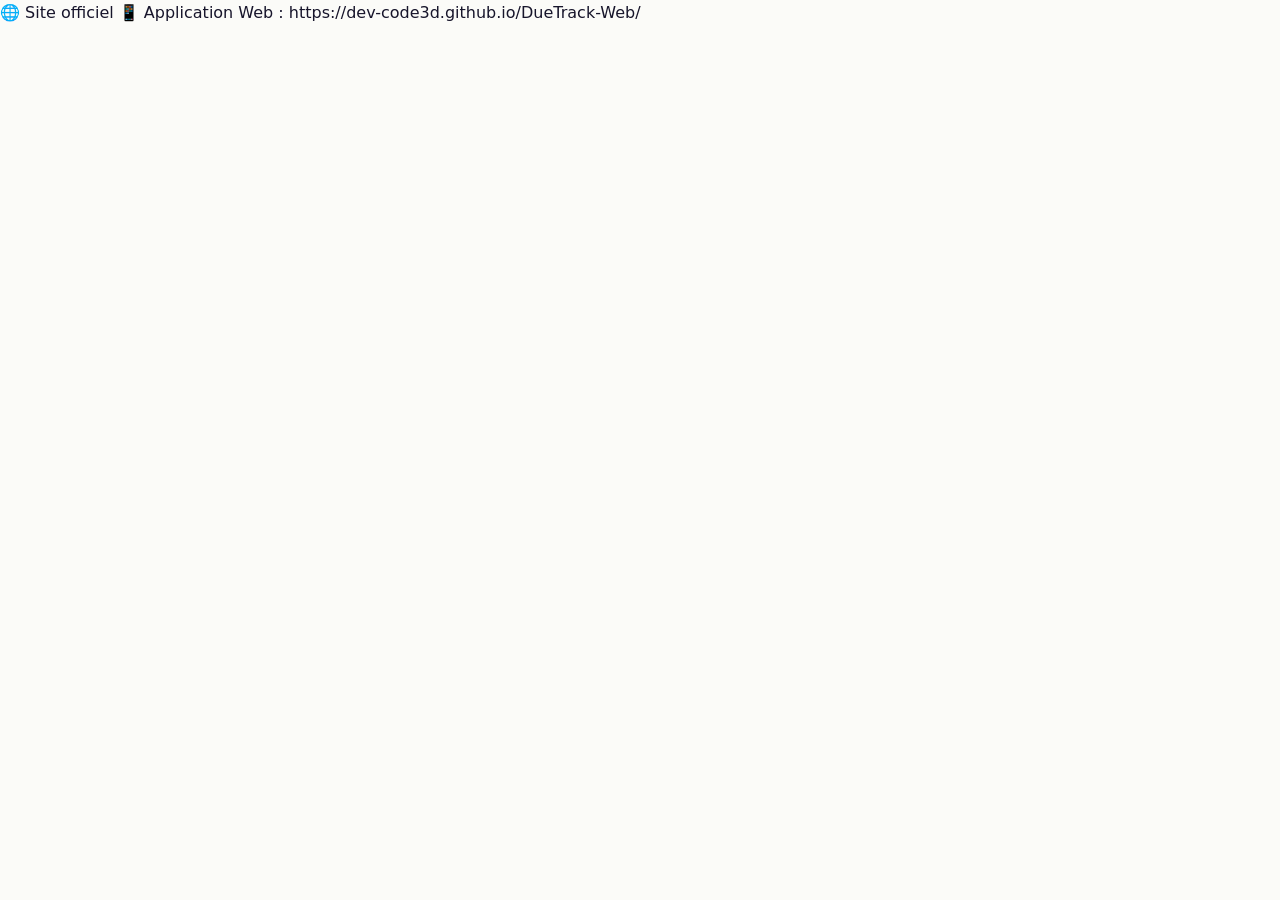
<file: index.html>
<!doctype html>
<html lang="fr">
<head>
  <meta charset="utf-8">
  <meta name="viewport" content="width=device-width, initial-scale=1">
  <meta name="description" content="DueTrack, une application simple et privée pour suivre les prêts, dettes et transactions personnelles.">
  <meta name="theme-color" content="#f4e229">
  <title>DueTrack — Suivre. Comprendre. Régler.</title>
  <link rel="stylesheet" href="styles.css">
</head>
<body>
  🌐 Site officiel
📱 Application Web : https://dev-code3d.github.io/DueTrack-Web/
</body>
</html>
</file>
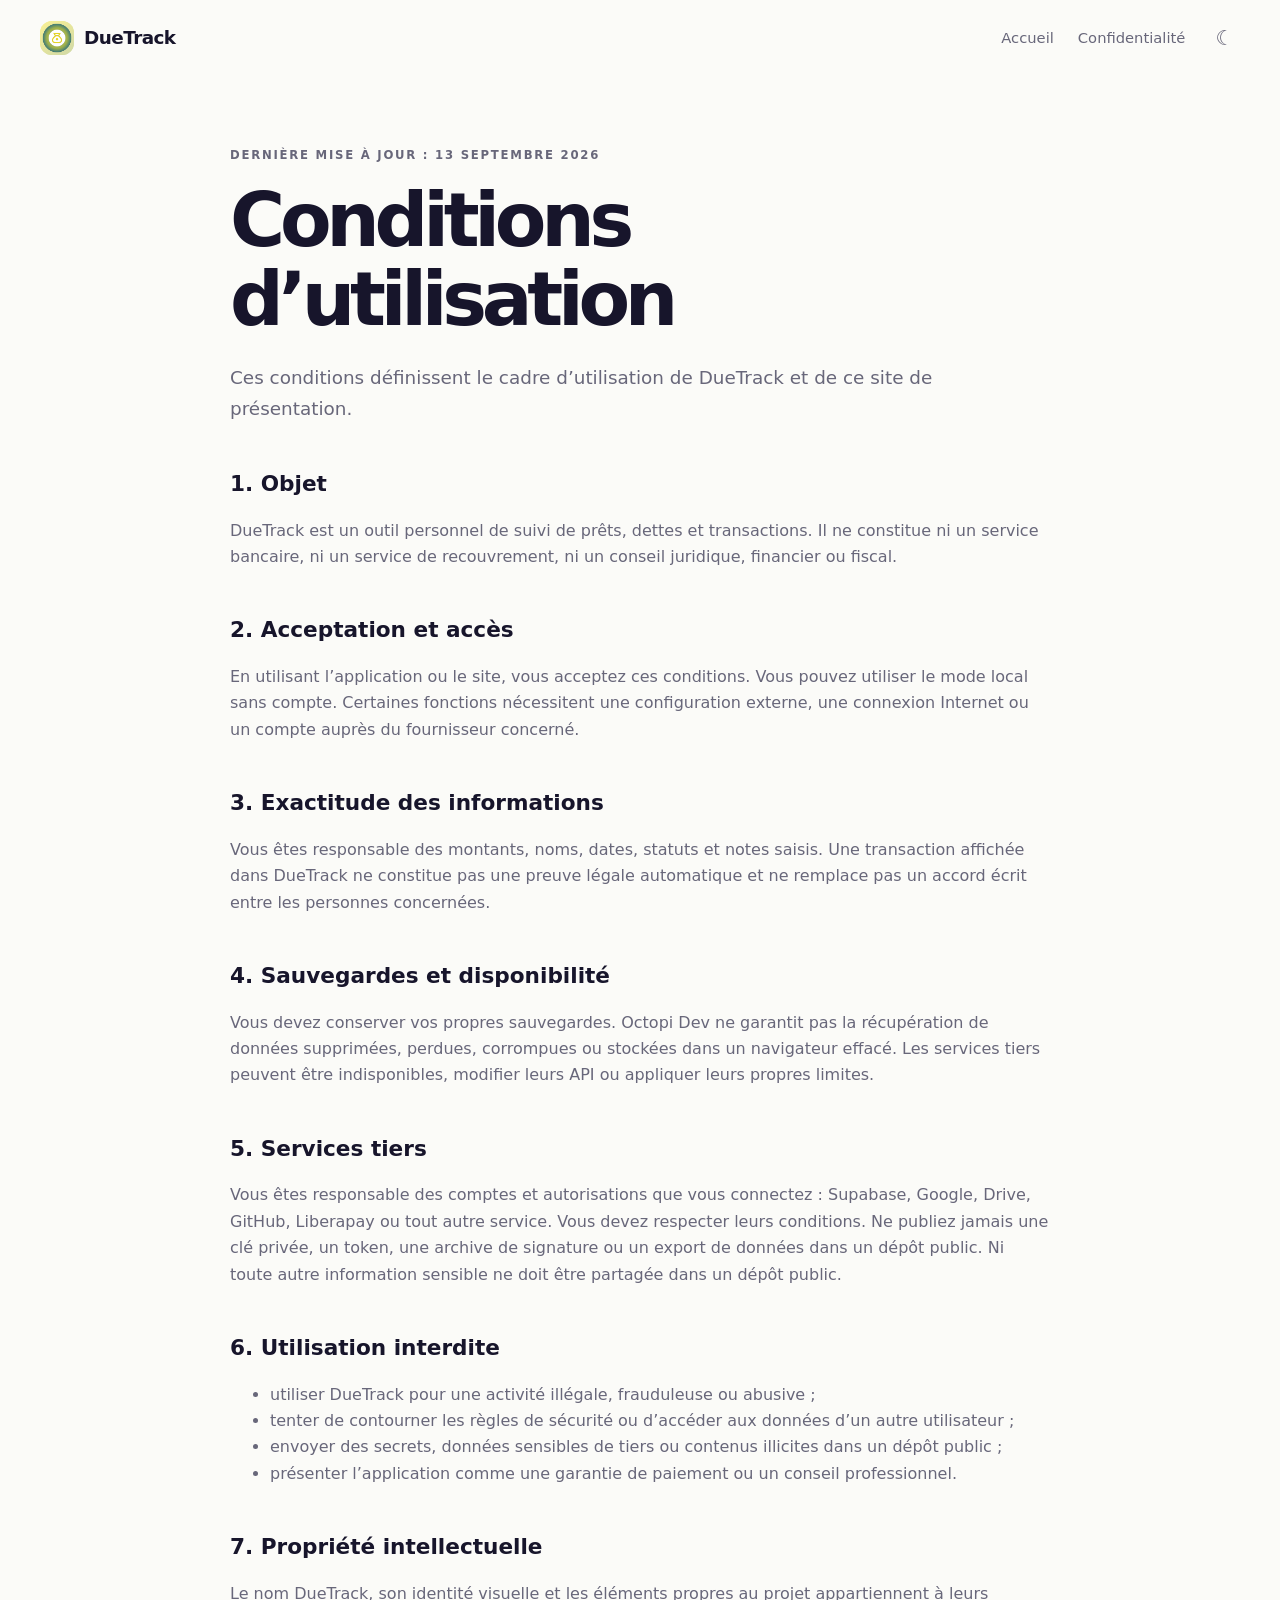
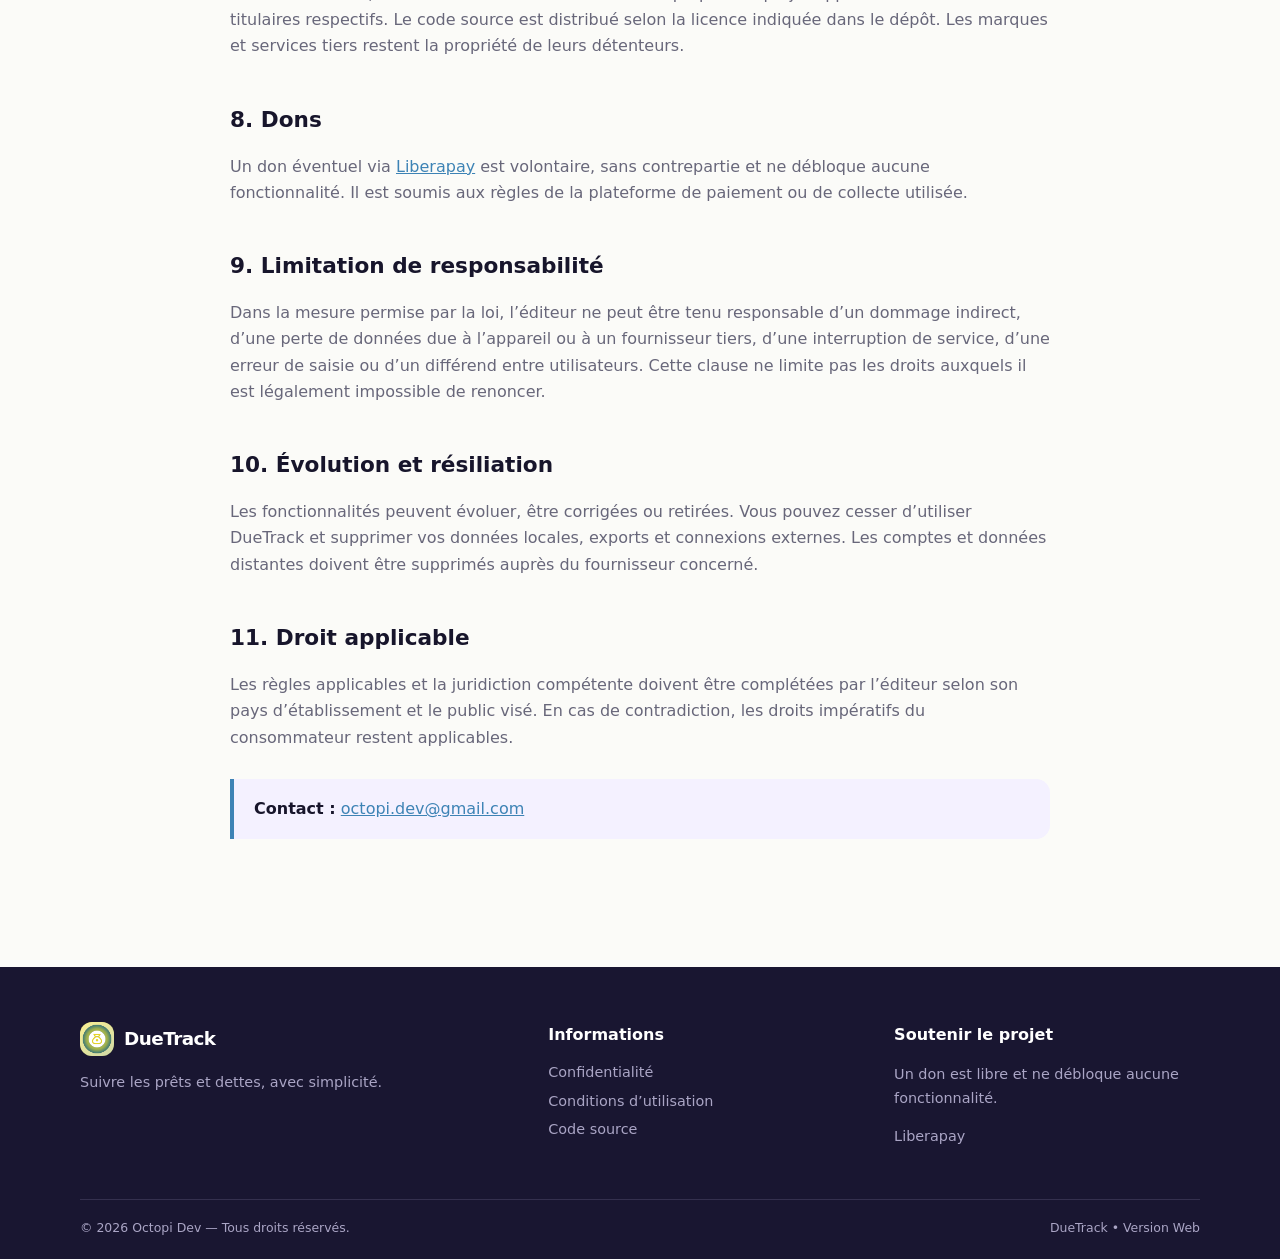
<file: conditions.html>
<!doctype html>
<html lang="fr">
<head>
  <meta charset="utf-8">
  <meta name="viewport" content="width=device-width, initial-scale=1">
  <meta name="description" content="Conditions d’utilisation de DueTrack.">
  <title>DueTrack — Conditions d’utilisation</title>
  <link rel="stylesheet" href="styles.css">
</head>
<body>
  <header class="site-header"><a class="brand" href="index.html"><span class="brand-mark"><img src="assets/DueTrack_Icon.png" alt="" onerror="this.style.display='none'"></span><span>DueTrack</span></a><nav class="main-nav"><a href="index.html">Accueil</a><a href="confidentialite.html">Confidentialité</a><button id="theme-toggle" class="icon-button" type="button" aria-label="Activer le mode sombre">☾</button></nav></header>
  <main class="legal section-shell">
    <p class="eyebrow">Dernière mise à jour : 13 septembre 2026</p>
    <h1>Conditions d’utilisation</h1>
    <p class="lead">Ces conditions définissent le cadre d’utilisation de DueTrack et de ce site de présentation.</p>
    <h2>1. Objet</h2><p>DueTrack est un outil personnel de suivi de prêts, dettes et transactions. Il ne constitue ni un service bancaire, ni un service de recouvrement, ni un conseil juridique, financier ou fiscal.</p>
    <h2>2. Acceptation et accès</h2><p>En utilisant l’application ou le site, vous acceptez ces conditions. Vous pouvez utiliser le mode local sans compte. Certaines fonctions nécessitent une configuration externe, une connexion Internet ou un compte auprès du fournisseur concerné.</p>
    <h2>3. Exactitude des informations</h2><p>Vous êtes responsable des montants, noms, dates, statuts et notes saisis. Une transaction affichée dans DueTrack ne constitue pas une preuve légale automatique et ne remplace pas un accord écrit entre les personnes concernées.</p>
    <h2>4. Sauvegardes et disponibilité</h2><p>Vous devez conserver vos propres sauvegardes. Octopi Dev ne garantit pas la récupération de données supprimées, perdues, corrompues ou stockées dans un navigateur effacé. Les services tiers peuvent être indisponibles, modifier leurs API ou appliquer leurs propres limites.</p>
    <h2>5. Services tiers</h2><p>Vous êtes responsable des comptes et autorisations que vous connectez : Supabase, Google, Drive, GitHub, Liberapay ou tout autre service. Vous devez respecter leurs conditions. Ne publiez jamais une clé privée, un token, une archive de signature ou un export de données dans un dépôt public. Ni toute autre information sensible ne doit être partagée dans un dépôt public.</p>
    <h2>6. Utilisation interdite</h2><ul><li>utiliser DueTrack pour une activité illégale, frauduleuse ou abusive ;</li><li>tenter de contourner les règles de sécurité ou d’accéder aux données d’un autre utilisateur ;</li><li>envoyer des secrets, données sensibles de tiers ou contenus illicites dans un dépôt public ;</li><li>présenter l’application comme une garantie de paiement ou un conseil professionnel.</li></ul>
    <h2>7. Propriété intellectuelle</h2><p>Le nom DueTrack, son identité visuelle et les éléments propres au projet appartiennent à leurs titulaires respectifs. Le code source est distribué selon la licence indiquée dans le dépôt. Les marques et services tiers restent la propriété de leurs détenteurs.</p>
    <h2>8. Dons</h2><p>Un don éventuel via <a href="https://liberapay.com/Octopi-Dev/" target="_blank" rel="noopener noreferrer">Liberapay</a> est volontaire, sans contrepartie et ne débloque aucune fonctionnalité. Il est soumis aux règles de la plateforme de paiement ou de collecte utilisée.</p>
    <h2>9. Limitation de responsabilité</h2><p>Dans la mesure permise par la loi, l’éditeur ne peut être tenu responsable d’un dommage indirect, d’une perte de données due à l’appareil ou à un fournisseur tiers, d’une interruption de service, d’une erreur de saisie ou d’un différend entre utilisateurs. Cette clause ne limite pas les droits auxquels il est légalement impossible de renoncer.</p>
    <h2>10. Évolution et résiliation</h2><p>Les fonctionnalités peuvent évoluer, être corrigées ou retirées. Vous pouvez cesser d’utiliser DueTrack et supprimer vos données locales, exports et connexions externes. Les comptes et données distantes doivent être supprimés auprès du fournisseur concerné.</p>
    <h2>11. Droit applicable</h2><p>Les règles applicables et la juridiction compétente doivent être complétées par l’éditeur selon son pays d’établissement et le public visé. En cas de contradiction, les droits impératifs du consommateur restent applicables.</p>
    <p class="notice"><strong>Contact :</strong> <a href="mailto:octopi.dev@gmail.com">octopi.dev@gmail.com</a></p>
  </main>
  <footer class="site-footer">
    <div class="section-shell footer-grid">
      <div><a class="brand" href="index.html"><span class="brand-mark"><img src="assets/DueTrack_Icon.png" alt="" onerror="this.style.display='none'"></span><span>DueTrack</span></a><p>Suivre les prêts et dettes, avec simplicité.</p></div>
      <div><strong>Informations</strong><a href="confidentialite.html">Confidentialité</a><a href="conditions.html">Conditions d’utilisation</a><a href="https://github.com/Dev-code3D/duetrack" target="_blank" rel="noopener">Code source</a></div>
      <div><strong>Soutenir le projet</strong><p>Un don est libre et ne débloque aucune fonctionnalité.</p><a href="https://liberapay.com/Octopi-Dev/" target="_blank" rel="noopener">Liberapay</a></div>
    </div>
    <div class="section-shell footer-bottom"><span>© <span data-year></span> Octopi Dev — Tous droits réservés.</span><span>DueTrack • Version Web</span></div>
  </footer>
  <script src="script.js"></script>
</body>
</html>
</file>
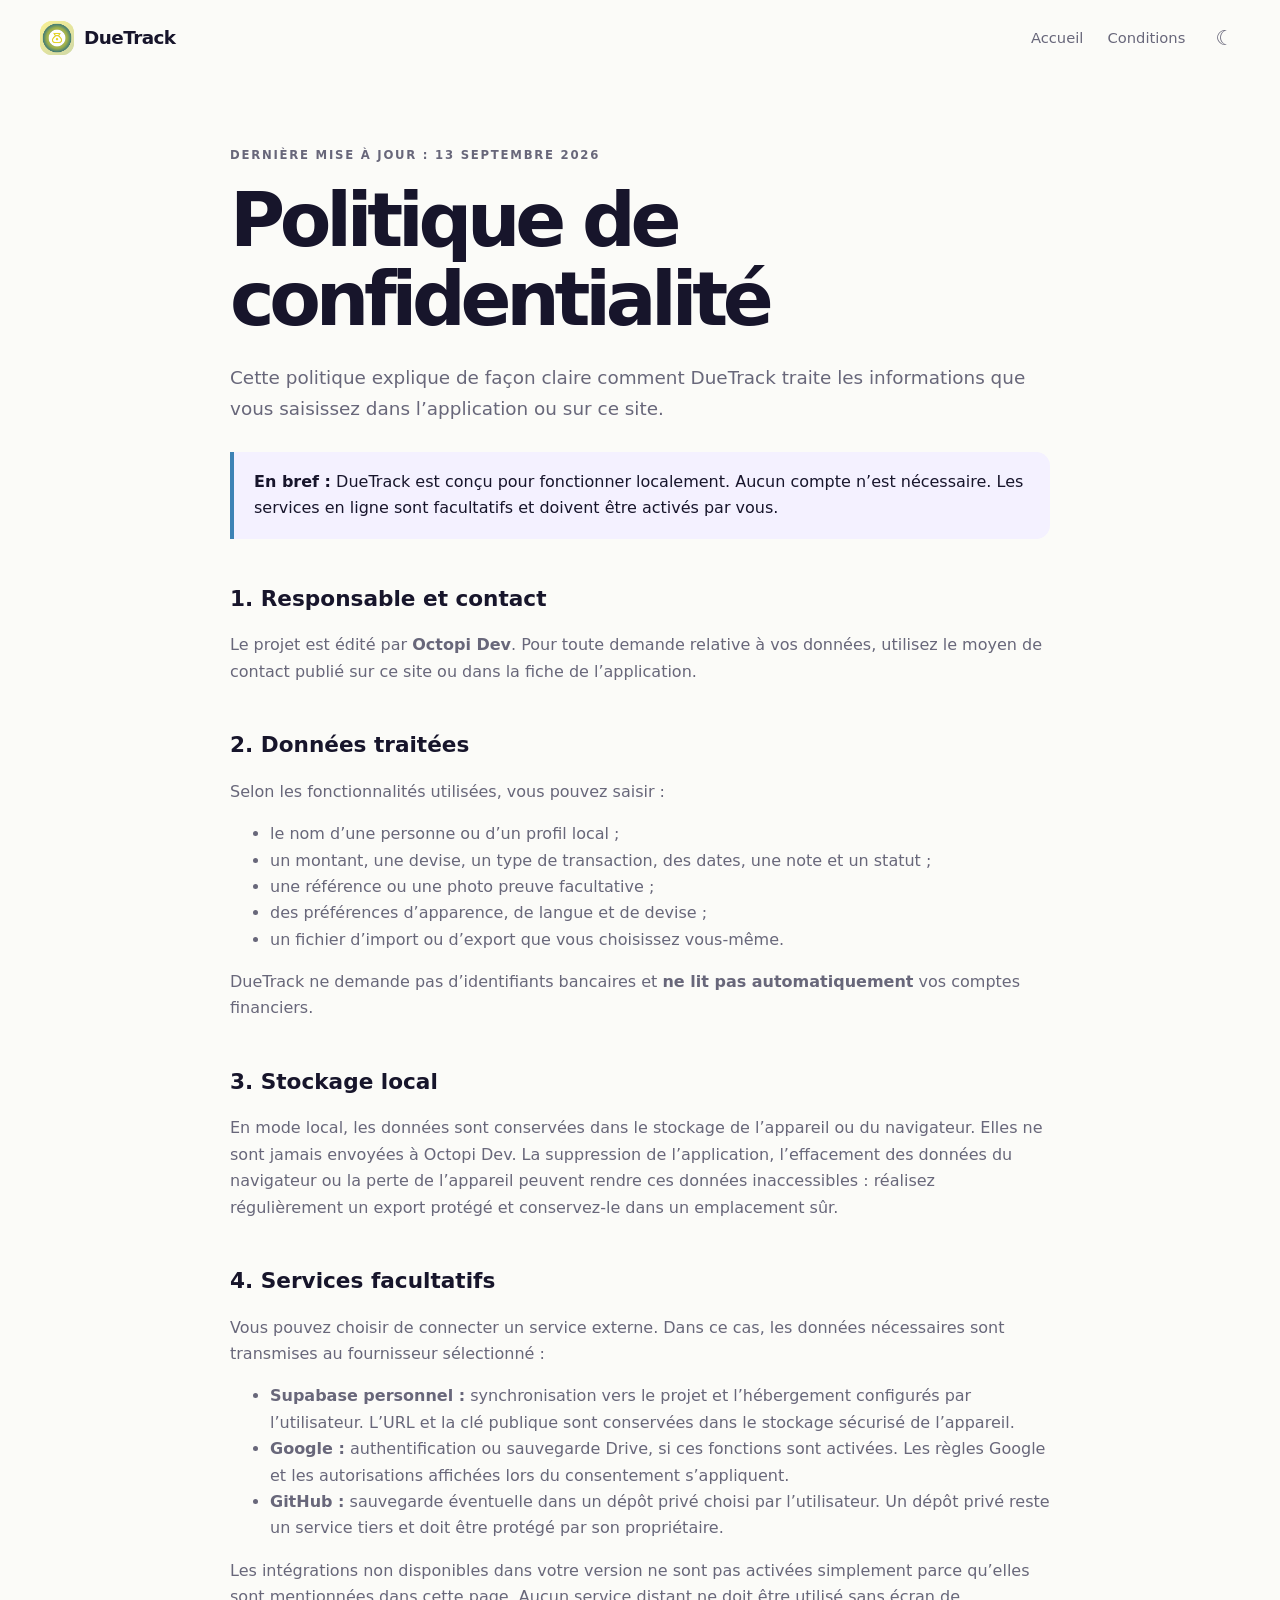
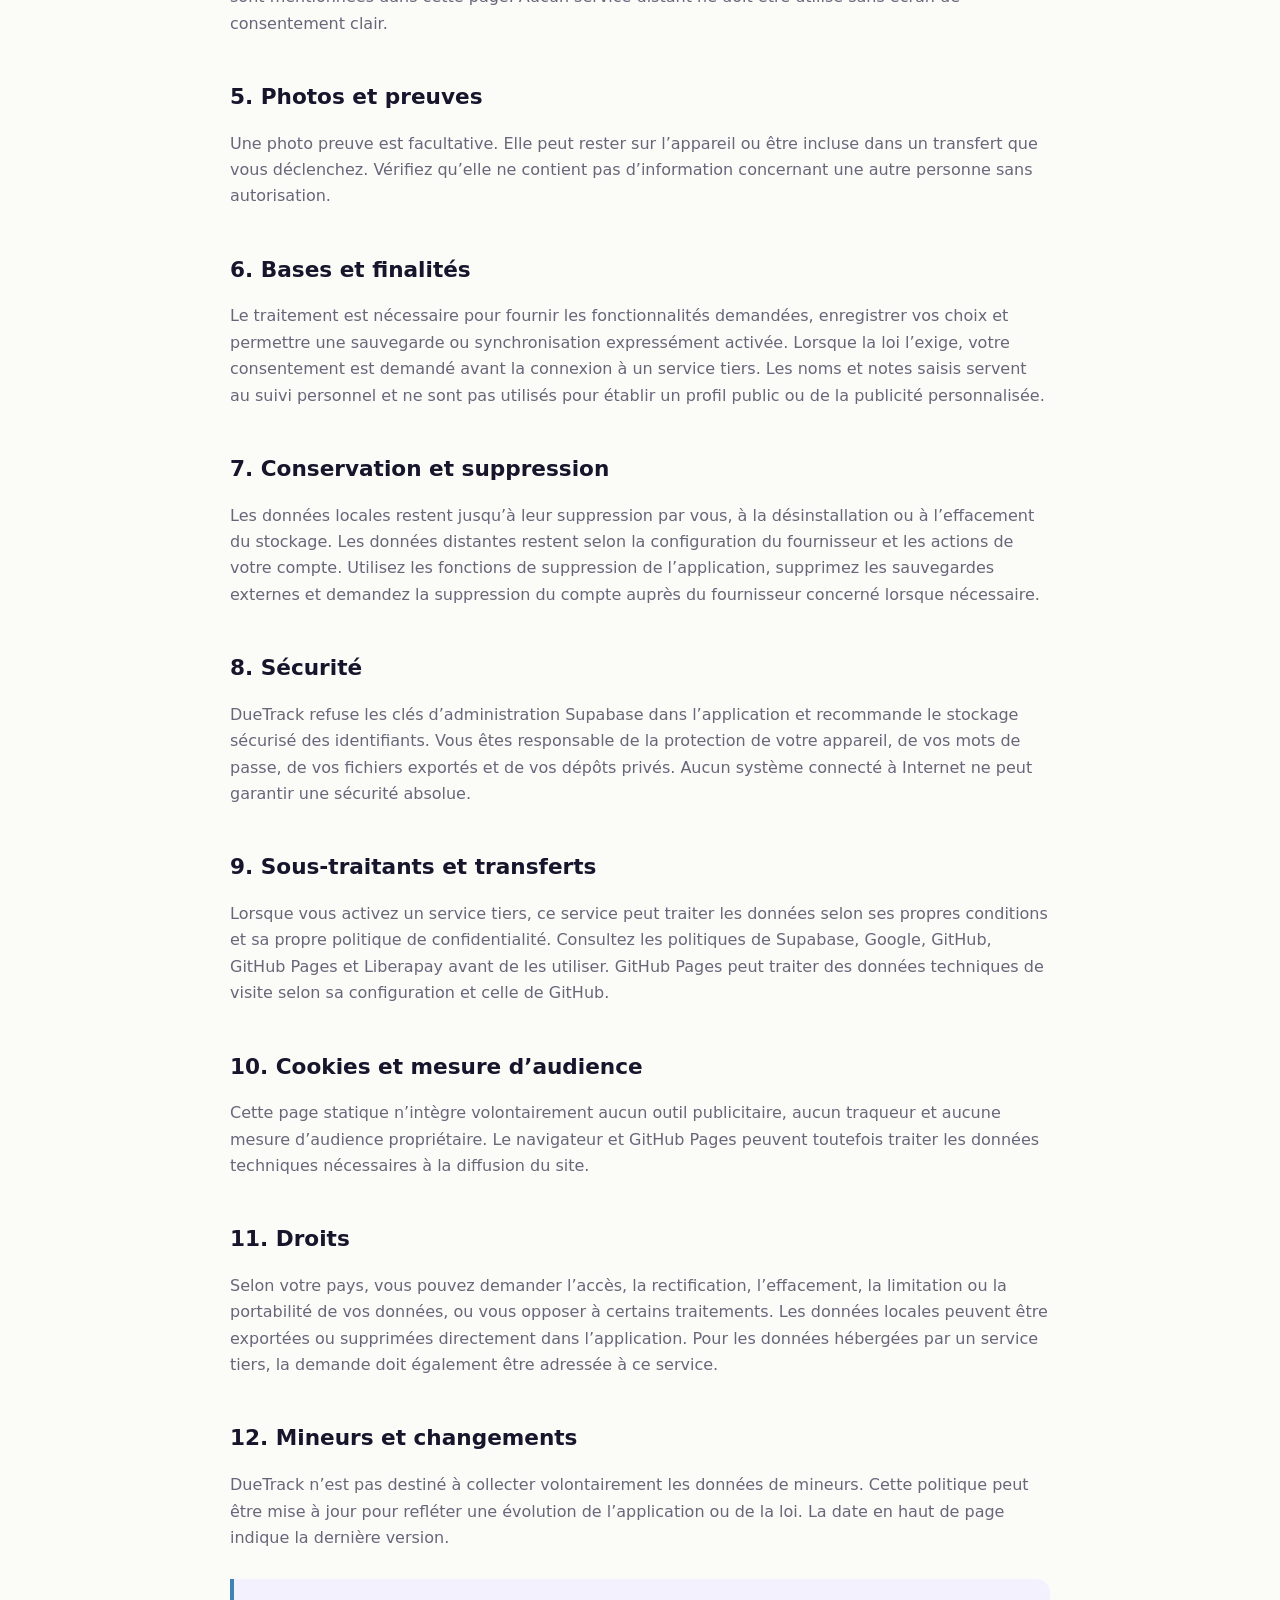
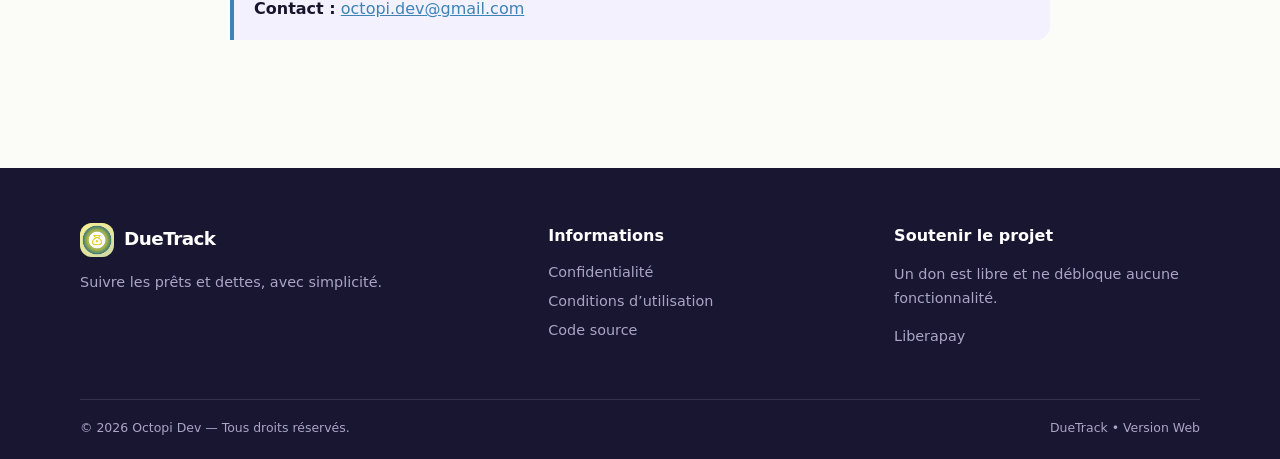
<file: confidentialite.html>
<!doctype html>
<html lang="fr">
<head>
  <meta charset="utf-8">
  <meta name="viewport" content="width=device-width, initial-scale=1">
  <meta name="description" content="Politique de confidentialité de DueTrack.">
  <title>DueTrack — Politique de confidentialité</title>
  <link rel="stylesheet" href="styles.css">
</head>
<body>
  <header class="site-header"><a class="brand" href="index.html"><span class="brand-mark"><img src="assets/DueTrack_Icon.png" alt="" onerror="this.style.display='none'"></span><span>DueTrack</span></a><nav class="main-nav"><a href="index.html">Accueil</a><a href="conditions.html">Conditions</a><button id="theme-toggle" class="icon-button" type="button" aria-label="Activer le mode sombre">☾</button></nav></header>
  <main class="legal section-shell">
    <p class="eyebrow">Dernière mise à jour : 13 septembre 2026</p>
    <h1>Politique de confidentialité</h1>
    <p class="lead">Cette politique explique de façon claire comment DueTrack traite les informations que vous saisissez dans l’application ou sur ce site.</p>
    <div class="notice"><strong>En bref :</strong> DueTrack est conçu pour fonctionner localement. Aucun compte n’est nécessaire. Les services en ligne sont facultatifs et doivent être activés par vous.</div>
    <h2>1. Responsable et contact</h2>
    <p>Le projet est édité par <strong>Octopi Dev</strong>.
      Pour toute demande relative à vos données, utilisez le moyen de contact publié sur ce site ou dans la fiche de l’application.</p>
    <h2>2. Données traitées</h2>
    <p>Selon les fonctionnalités utilisées, vous pouvez saisir :</p>
    <ul><li>le nom d’une personne ou d’un profil local ;</li><li>un montant, une devise, un type de transaction, des dates, une note et un statut ;</li><li>une référence ou une photo preuve facultative ;</li><li>des préférences d’apparence, de langue et de devise ;</li><li>un fichier d’import ou d’export que vous choisissez vous-même.</li></ul>
    <p>DueTrack ne demande pas d’identifiants bancaires et <strong>ne lit pas automatiquement</strong> vos comptes financiers.</p>
    <h2>3. Stockage local</h2>
    <p>En mode local, les données sont conservées dans le stockage de l’appareil ou du navigateur. Elles ne sont jamais envoyées à Octopi Dev. La suppression de l’application, l’effacement des données du navigateur ou la perte de l’appareil peuvent rendre ces données inaccessibles : réalisez régulièrement un export protégé et conservez-le dans un emplacement sûr.</p>
    <h2>4. Services facultatifs</h2>
    <p>Vous pouvez choisir de connecter un service externe. Dans ce cas, les données nécessaires sont transmises au fournisseur sélectionné :</p>
    <ul><li><strong>Supabase personnel :</strong> synchronisation vers le projet et l’hébergement configurés par l’utilisateur. L’URL et la clé publique sont conservées dans le stockage sécurisé de l’appareil.</li><li><strong>Google :</strong> authentification ou sauvegarde Drive, si ces fonctions sont activées. Les règles Google et les autorisations affichées lors du consentement s’appliquent.</li><li><strong>GitHub :</strong> sauvegarde éventuelle dans un dépôt privé choisi par l’utilisateur. Un dépôt privé reste un service tiers et doit être protégé par son propriétaire.</li></ul>
    <p>Les intégrations non disponibles dans votre version ne sont pas activées simplement parce qu’elles sont mentionnées dans cette page. Aucun service distant ne doit être utilisé sans écran de consentement clair.</p>
    <h2>5. Photos et preuves</h2>
    <p>Une photo preuve est facultative. Elle peut rester sur l’appareil ou être incluse dans un transfert que vous déclenchez. Vérifiez qu’elle ne contient pas d’information concernant une autre personne sans autorisation.</p>
    <h2>6. Bases et finalités</h2>
    <p>Le traitement est nécessaire pour fournir les fonctionnalités demandées, enregistrer vos choix et permettre une sauvegarde ou synchronisation expressément activée. Lorsque la loi l’exige, votre consentement est demandé avant la connexion à un service tiers. Les noms et notes saisis servent au suivi personnel et ne sont pas utilisés pour établir un profil public ou de la publicité personnalisée.</p>
    <h2>7. Conservation et suppression</h2>
    <p>Les données locales restent jusqu’à leur suppression par vous, à la désinstallation ou à l’effacement du stockage. Les données distantes restent selon la configuration du fournisseur et les actions de votre compte. Utilisez les fonctions de suppression de l’application, supprimez les sauvegardes externes et demandez la suppression du compte auprès du fournisseur concerné lorsque nécessaire.</p>
    <h2>8. Sécurité</h2>
    <p>DueTrack refuse les clés d’administration Supabase dans l’application et recommande le stockage sécurisé des identifiants. Vous êtes responsable de la protection de votre appareil, de vos mots de passe, de vos fichiers exportés et de vos dépôts privés. Aucun système connecté à Internet ne peut garantir une sécurité absolue.</p>
    <h2>9. Sous-traitants et transferts</h2>
    <p>Lorsque vous activez un service tiers, ce service peut traiter les données selon ses propres conditions et sa propre politique de confidentialité. Consultez les politiques de Supabase, Google, GitHub, GitHub Pages et Liberapay avant de les utiliser. GitHub Pages peut traiter des données techniques de visite selon sa configuration et celle de GitHub.</p>
    <h2>10. Cookies et mesure d’audience</h2>
    <p>Cette page statique n’intègre volontairement aucun outil publicitaire, aucun traqueur et aucune mesure d’audience propriétaire. Le navigateur et GitHub Pages peuvent toutefois traiter les données techniques nécessaires à la diffusion du site.</p>
    <h2>11. Droits</h2>
    <p>Selon votre pays, vous pouvez demander l’accès, la rectification, l’effacement, la limitation ou la portabilité de vos données, ou vous opposer à certains traitements. Les données locales peuvent être exportées ou supprimées directement dans l’application. Pour les données hébergées par un service tiers, la demande doit également être adressée à ce service.</p>
    <h2>12. Mineurs et changements</h2>
    <p>DueTrack n’est pas destiné à collecter volontairement les données de mineurs. Cette politique peut être mise à jour pour refléter une évolution de l’application ou de la loi. La date en haut de page indique la dernière version.</p>
    <p class="notice"><strong>Contact :</strong> <a href="mailto:octopi.dev@gmail.com">octopi.dev@gmail.com</a></p>
  </main>
  <footer class="site-footer">
    <div class="section-shell footer-grid">
      <div><a class="brand" href="index.html"><span class="brand-mark"><img src="assets/DueTrack_Icon.png" alt="" onerror="this.style.display='none'"></span><span>DueTrack</span></a><p>Suivre les prêts et dettes, avec simplicité.</p></div>
      <div><strong>Informations</strong><a href="confidentialite.html">Confidentialité</a><a href="conditions.html">Conditions d’utilisation</a><a href="https://github.com/Dev-code3D/duetrack" target="_blank" rel="noopener">Code source</a></div>
      <div><strong>Soutenir le projet</strong><p>Un don est libre et ne débloque aucune fonctionnalité.</p><a href="https://liberapay.com/Octopi-Dev/" target="_blank" rel="noopener">Liberapay</a></div>
    </div>
    <div class="section-shell footer-bottom"><span>© <span data-year></span> Octopi Dev — Tous droits réservés.</span><span>DueTrack • Version Web</span></div>
  </footer>
  <script src="script.js"></script>
</body>
</html>
</file>
<file: styles.css>
:root{--ink:#17152b;--muted:#68677a;--paper:#fbfbf8;--surface:#fff;--line:#e9e8e0;--purple:#3d83b5;--purple-dark:#38266f;--yellow:#f4e229;--green:#9fb14e;--shadow:0 24px 70px rgba(45,35,90,.12)}
*{box-sizing:border-box}html{scroll-behavior:smooth}body{margin:0;background:var(--paper);color:var(--ink);font:16px/1.65 Inter,ui-sans-serif,system-ui,-apple-system,BlinkMacSystemFont,"Segoe UI",sans-serif}a{color:inherit;text-decoration:none}a:not(.button):hover{text-decoration:underline}.section-shell{width:min(1120px,calc(100% - 40px));margin-inline:auto}.site-header{height:76px;display:flex;align-items:center;justify-content:space-between;width:min(1200px,calc(100% - 40px));margin:auto}.brand{display:flex;align-items:center;gap:10px;font-size:1.15rem;font-weight:800;letter-spacing:-.03em}.brand-mark{display:grid;place-items:center;width:34px;height:34px;border-radius:12px;background:linear-gradient(145deg,var(--yellow),var(--green));overflow:hidden}.brand-mark img{width:100%;height:100%;object-fit:cover}.main-nav{display:flex;align-items:center;gap:24px;font-size:.92rem;color:var(--muted)}.main-nav a:hover{color:var(--ink)}.button{display:inline-flex;align-items:center;justify-content:center;min-height:48px;padding:0 20px;border-radius:14px;background:var(--purple);color:#fff;font-weight:750;box-shadow:0 10px 22px rgba(90,61,181,.2);transition:transform .2s,box-shadow .2s}.button:hover{text-decoration:none;transform:translateY(-2px);box-shadow:0 14px 28px rgba(90,61,181,.28)}.button-small{min-height:38px;padding-inline:15px;font-size:.86rem}.button-ghost{background:transparent;color:var(--purple);border:1px solid #d8d0f5;box-shadow:none}.button-light{background:#fff;color:var(--purple)}.icon-button,.menu-toggle{border:0;background:none;color:inherit;cursor:pointer;font:inherit}.icon-button{font-size:1.3rem}.menu-toggle{display:none}.hero{min-height:620px;display:grid;grid-template-columns:1fr .82fr;align-items:center;gap:70px;padding-block:80px 110px}.eyebrow{text-transform:uppercase;letter-spacing:.15em;font-size:.73rem;font-weight:800;color:var(--purple);margin:0 0 16px}.hero h1{font-size:clamp(2.8rem,6vw,5.7rem);line-height:1.02;letter-spacing:-.07em;margin:0 0 25px}.hero h1 span{color:var(--purple)}.hero-lead{max-width:560px;color:var(--muted);font-size:1.12rem}.hero-actions{display:flex;gap:12px;flex-wrap:wrap;margin-top:30px}.microcopy{font-size:.82rem;color:var(--muted);margin-top:18px}.hero-card{background:var(--surface);border:1px solid var(--line);border-radius:28px;padding:25px;box-shadow:var(--shadow);transform:rotate(2deg)}.card-top{display:flex;align-items:center;gap:8px;color:var(--muted);font-size:.85rem;margin-bottom:25px}.status-dot{width:9px;height:9px;background:var(--green);border-radius:50%}.card-date{margin-left:auto;font-size:.75rem}.balance{border-radius:18px;padding:18px;margin:12px 0}.balance small{display:block;color:var(--muted);margin-bottom:3px}.balance strong{font-size:1.7rem;letter-spacing:-.04em}.balance-green{background:#f2f6df}.balance-purple{background:#f0ecff}.mini-list{display:grid;grid-template-columns:1fr auto;gap:5px 15px;padding:14px 4px 0;color:var(--muted)}.mini-list b{color:var(--ink)}.section{padding-block:90px}.section-heading{max-width:650px;margin-bottom:35px}.section-heading h2,.split-section h2,.privacy-callout h2{font-size:clamp(2rem,4vw,3.3rem);line-height:1.08;letter-spacing:-.055em;margin:0 0 15px}.section-heading>p:last-child,.split-copy{color:var(--muted)}.feature-grid{display:grid;grid-template-columns:repeat(3,1fr);gap:15px}.feature-card{background:var(--surface);border:1px solid var(--line);border-radius:20px;padding:26px}.feature-icon{display:grid;place-items:center;width:39px;height:39px;border-radius:12px;background:#f0ecff;color:var(--purple);font-weight:800;font-size:1.2rem}.feature-card h3{margin:22px 0 7px;font-size:1.08rem}.feature-card p{color:var(--muted);font-size:.92rem;margin:0}.split-section{display:grid;grid-template-columns:1fr 1fr;gap:100px;border-top:1px solid var(--line)}.privacy-callout{display:flex;align-items:center;justify-content:space-between;gap:35px;background:var(--purple);color:#fff;border-radius:30px;padding:60px;margin-bottom:90px}.privacy-callout .eyebrow{color:var(--yellow)}.privacy-callout p{color:#ddd7f7;max-width:650px}.faq details{border-top:1px solid var(--line);padding:20px 0}.faq details:last-child{border-bottom:1px solid var(--line)}summary{cursor:pointer;font-weight:700}.faq details p{color:var(--muted);max-width:720px}.site-footer{background:#191631;color:#ddd7f7;padding:55px 0 20px}.footer-grid{display:grid;grid-template-columns:1.4fr 1fr 1fr;gap:40px}.footer-grid .brand{color:#fff}.footer-grid p{color:#aaa5c5;font-size:.9rem}.footer-grid strong{display:block;color:#fff;margin-bottom:12px}.footer-grid a:not(.brand){display:block;color:#aaa5c5;margin:5px 0;font-size:.9rem}.footer-bottom{border-top:1px solid #34304e;margin-top:45px;padding-top:18px;display:flex;justify-content:space-between;color:#aaa5c5;font-size:.78rem}.legal{max-width:820px;padding-block:70px 100px}.legal h1{font-size:clamp(2.6rem,6vw,4.7rem);line-height:1.05;letter-spacing:-.07em;margin:0 0 24px}.legal h2{font-size:1.35rem;margin:42px 0 8px}.legal p,.legal li{color:var(--muted)}.legal .lead{font-size:1.15rem}.notice{background:#f4f1ff;border-left:4px solid var(--purple);padding:17px 20px;border-radius:0 14px 14px 0;color:var(--ink)!important;margin:28px 0}.legal a{color:var(--purple);text-decoration:underline}
body.dark{--ink:#f6f5fb;--muted:#b4b0c9;--paper:#12111d;--surface:#1c1a2b;--line:#302d44;--shadow:0 24px 70px rgba(0,0,0,.25)}body.dark .balance-green{background:#283128}body.dark .balance-purple{background:#292342}body.dark .feature-icon{background:#292342}body.dark .notice{background:#292342;color:var(--ink)!important}
@media(max-width:800px){.main-nav{display:none;position:absolute;z-index:5;top:68px;left:20px;right:20px;padding:18px;background:var(--surface);border:1px solid var(--line);border-radius:16px;box-shadow:var(--shadow);flex-direction:column;align-items:stretch}.main-nav.open{display:flex}.menu-toggle{display:block}.hero{grid-template-columns:1fr;gap:30px;padding-top:55px}.hero-card{max-width:500px;width:100%;margin:auto}.feature-grid{grid-template-columns:1fr 1fr}.split-section{grid-template-columns:1fr;gap:20px}.privacy-callout{align-items:flex-start;flex-direction:column}.footer-grid{grid-template-columns:1fr 1fr}.footer-grid>div:first-child{grid-column:1/-1}}@media(max-width:520px){.section-shell,.site-header{width:min(100% - 28px,1120px)}.hero h1{font-size:3.25rem}.feature-grid{grid-template-columns:1fr}.section{padding-block:60px}.privacy-callout{padding:35px 25px;margin-bottom:60px}.footer-grid{grid-template-columns:1fr}.footer-bottom{flex-direction:column;gap:6px}.legal{padding-block:45px 70px}}
</file>
